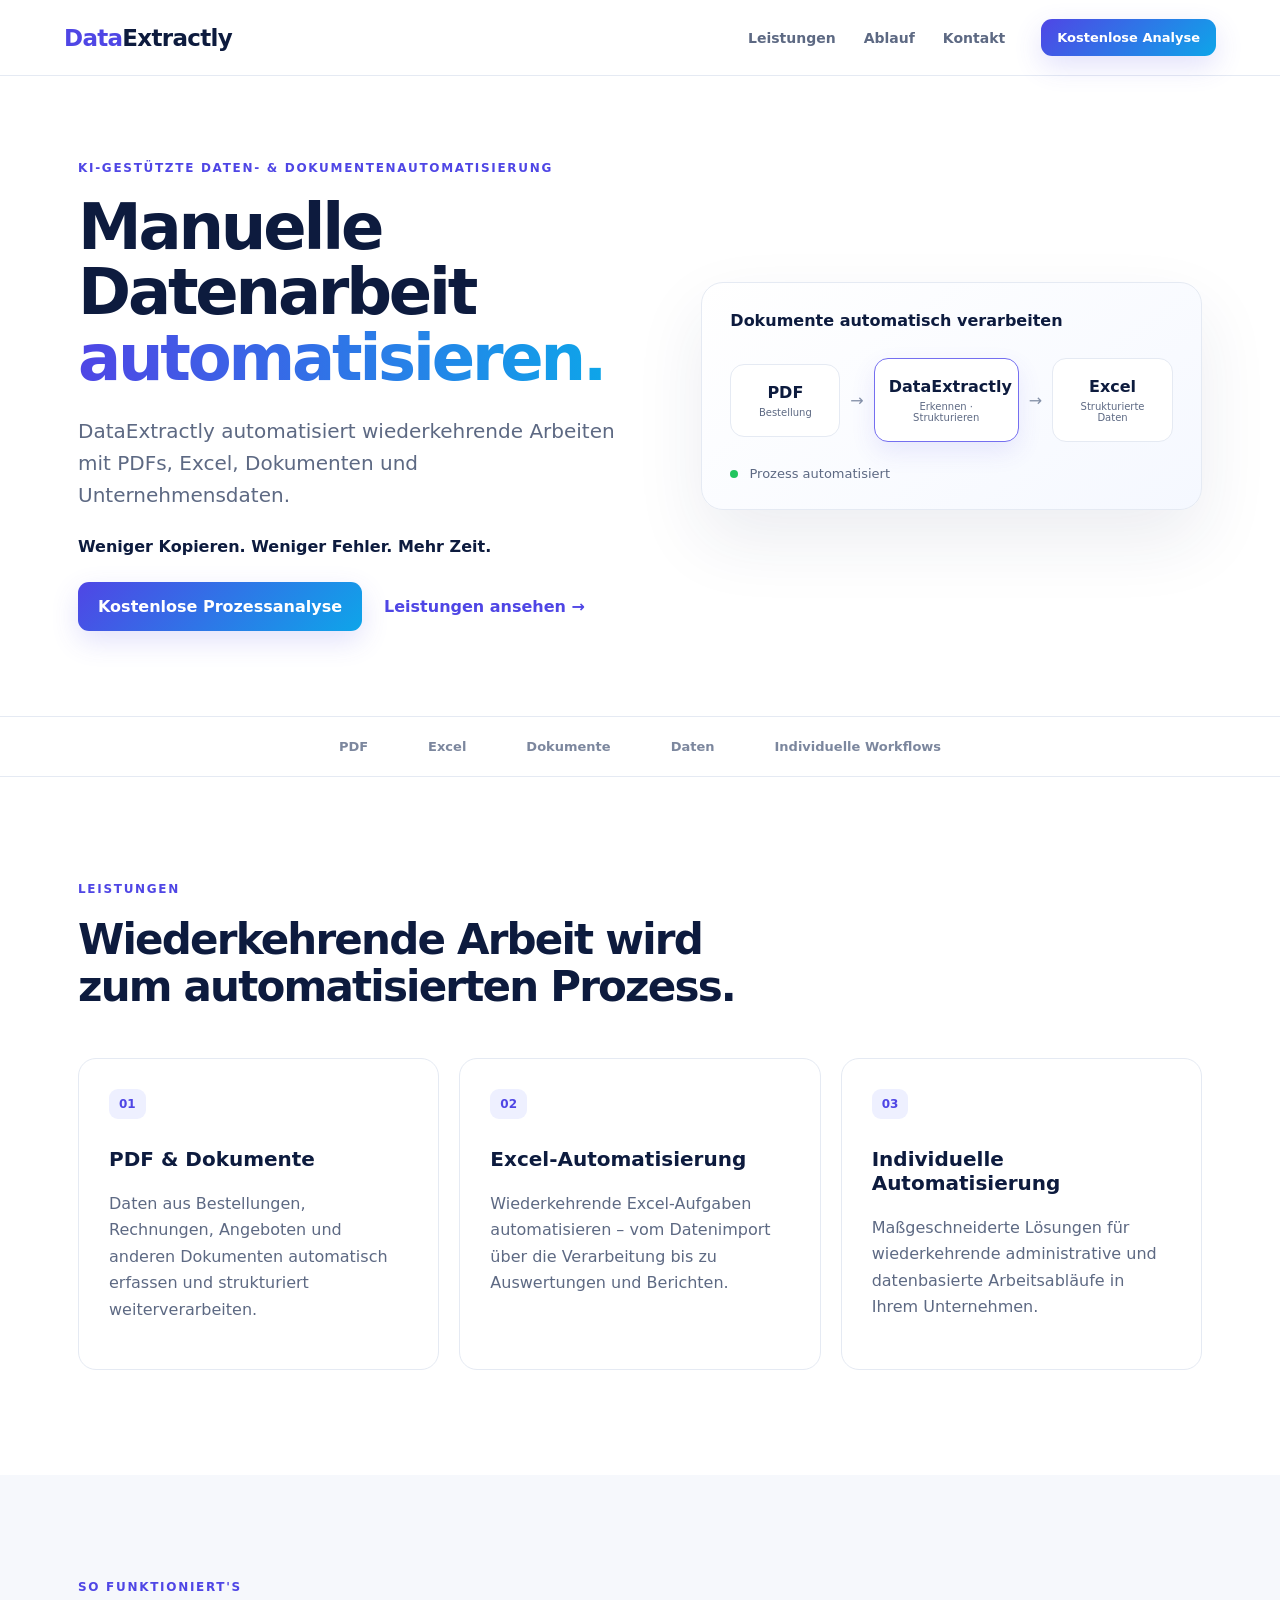
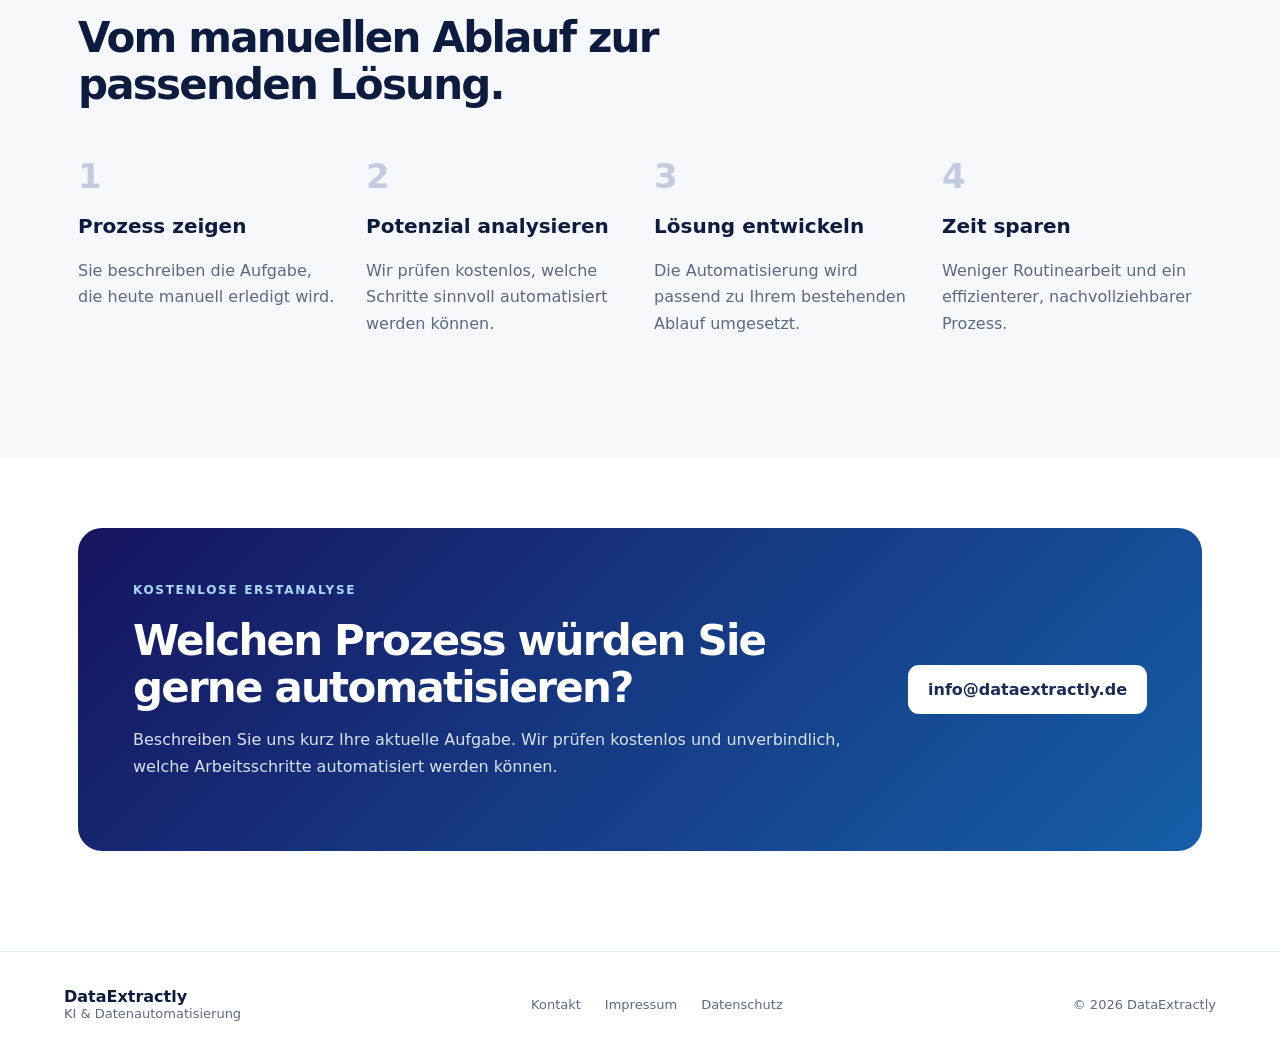
<file: index.html>
<!doctype html>
<html lang="de">
<head>
  <meta charset="utf-8">
  <meta name="viewport" content="width=device-width,initial-scale=1">
  <title>DataExtractly – Daten- & Dokumentenautomatisierung</title>
  <meta name="description" content="DataExtractly automatisiert wiederkehrende Arbeiten mit PDFs, Excel, Dokumenten und Unternehmensdaten.">
  <link rel="stylesheet" href="style.css">
</head>
<body>
<header class="nav">
  <a class="brand" href="#top"><span>Data</span>Extractly</a>
  <nav><a href="#leistungen">Leistungen</a><a href="#ablauf">Ablauf</a><a href="#kontakt">Kontakt</a></nav>
  <a class="btn small" href="mailto:info@dataextractly.de?subject=Kostenlose%20Prozessanalyse">Kostenlose Analyse</a>
</header>

<main id="top">
<section class="hero">
  <div class="hero-copy">
    <div class="eyebrow">KI-GESTÜTZTE DATEN- & DOKUMENTENAUTOMATISIERUNG</div>
    <h1>Manuelle Datenarbeit <span>automatisieren.</span></h1>
    <p class="lead">DataExtractly automatisiert wiederkehrende Arbeiten mit PDFs, Excel, Dokumenten und Unternehmensdaten.</p>
    <p class="promise">Weniger Kopieren. Weniger Fehler. Mehr Zeit.</p>
    <div class="actions">
      <a class="btn" href="mailto:info@dataextractly.de?subject=Kostenlose%20Prozessanalyse">Kostenlose Prozessanalyse</a>
      <a class="ghost" href="#leistungen">Leistungen ansehen →</a>
    </div>
  </div>
  <div class="flow-card" aria-label="Beispiel für einen automatisierten Datenfluss">
    <div class="flow-title">Dokumente automatisch verarbeiten</div>
    <div class="flow">
      <div class="node"><strong>PDF</strong><small>Bestellung</small></div>
      <div class="arrow">→</div>
      <div class="node active"><strong>DataExtractly</strong><small>Erkennen · Strukturieren</small></div>
      <div class="arrow">→</div>
      <div class="node"><strong>Excel</strong><small>Strukturierte Daten</small></div>
    </div>
    <div class="status"><span></span> Prozess automatisiert</div>
  </div>
</section>

<section class="trust"><span>PDF</span><span>Excel</span><span>Dokumente</span><span>Daten</span><span>Individuelle Workflows</span></section>

<section id="leistungen" class="section">
  <div class="section-head"><div class="eyebrow">LEISTUNGEN</div><h2>Wiederkehrende Arbeit wird zum automatisierten Prozess.</h2></div>
  <div class="cards">
    <article><div class="icon">01</div><h3>PDF & Dokumente</h3><p>Daten aus Bestellungen, Rechnungen, Angeboten und anderen Dokumenten automatisch erfassen und strukturiert weiterverarbeiten.</p></article>
    <article><div class="icon">02</div><h3>Excel-Automatisierung</h3><p>Wiederkehrende Excel-Aufgaben automatisieren – vom Datenimport über die Verarbeitung bis zu Auswertungen und Berichten.</p></article>
    <article><div class="icon">03</div><h3>Individuelle Automatisierung</h3><p>Maßgeschneiderte Lösungen für wiederkehrende administrative und datenbasierte Arbeitsabläufe in Ihrem Unternehmen.</p></article>
  </div>
</section>

<section id="ablauf" class="section alt">
  <div class="section-head"><div class="eyebrow">SO FUNKTIONIERT'S</div><h2>Vom manuellen Ablauf zur passenden Lösung.</h2></div>
  <div class="steps">
    <div><b>1</b><h3>Prozess zeigen</h3><p>Sie beschreiben die Aufgabe, die heute manuell erledigt wird.</p></div>
    <div><b>2</b><h3>Potenzial analysieren</h3><p>Wir prüfen kostenlos, welche Schritte sinnvoll automatisiert werden können.</p></div>
    <div><b>3</b><h3>Lösung entwickeln</h3><p>Die Automatisierung wird passend zu Ihrem bestehenden Ablauf umgesetzt.</p></div>
    <div><b>4</b><h3>Zeit sparen</h3><p>Weniger Routinearbeit und ein effizienterer, nachvollziehbarer Prozess.</p></div>
  </div>
</section>

<section id="kontakt" class="cta">
  <div>
    <div class="eyebrow light">KOSTENLOSE ERSTANALYSE</div>
    <h2>Welchen Prozess würden Sie gerne automatisieren?</h2>
    <p>Beschreiben Sie uns kurz Ihre aktuelle Aufgabe. Wir prüfen kostenlos und unverbindlich, welche Arbeitsschritte automatisiert werden können.</p>
  </div>
  <a class="btn white" href="mailto:info@dataextractly.de?subject=Kostenlose%20Prozessanalyse&body=Guten%20Tag%2C%0A%0Aich%20möchte%20folgenden%20Prozess%20automatisieren%3A%0A%0A">info@dataextractly.de</a>
</section>
</main>

<footer>
  <div><strong>DataExtractly</strong><br><span>KI & Datenautomatisierung</span></div>
  <div class="footer-links"><a href="mailto:info@dataextractly.de">Kontakt</a><a href="impressum.html">Impressum</a><a href="datenschutz.html">Datenschutz</a></div>
  <div>© 2026 DataExtractly</div>
</footer>
</body>
</html>
</file>
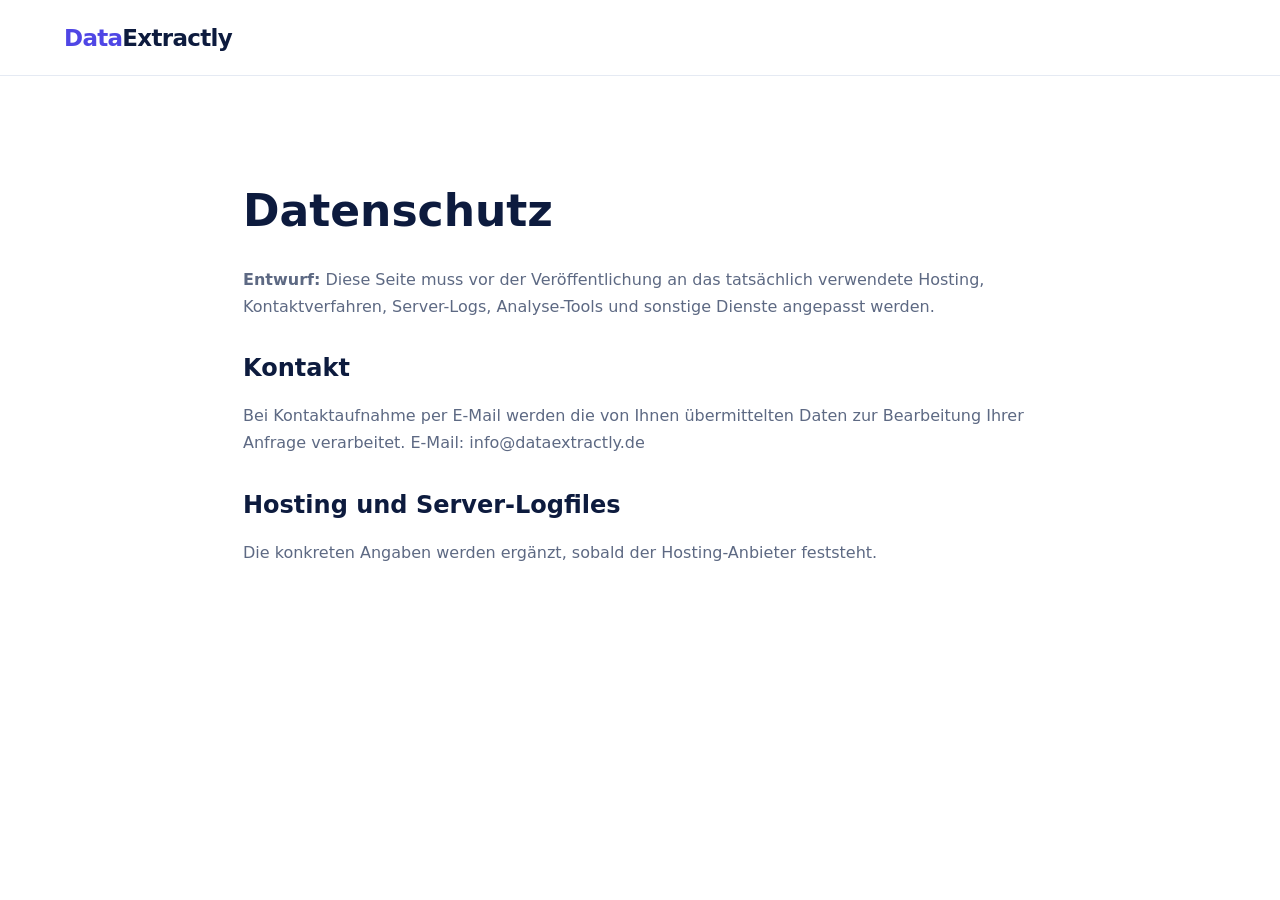
<file: datenschutz.html>
<!doctype html><html lang="de"><head><meta charset="utf-8"><meta name="viewport" content="width=device-width,initial-scale=1"><title>Datenschutz – DataExtractly</title><link rel="stylesheet" href="style.css"></head><body>
<header class="nav"><a class="brand" href="index.html"><span>Data</span>Extractly</a></header>
<main class="legal"><h1>Datenschutz</h1>
<p><strong>Entwurf:</strong> Diese Seite muss vor der Veröffentlichung an das tatsächlich verwendete Hosting, Kontaktverfahren, Server-Logs, Analyse-Tools und sonstige Dienste angepasst werden.</p>
<h2>Kontakt</h2><p>Bei Kontaktaufnahme per E-Mail werden die von Ihnen übermittelten Daten zur Bearbeitung Ihrer Anfrage verarbeitet. E-Mail: info@dataextractly.de</p>
<h2>Hosting und Server-Logfiles</h2><p>Die konkreten Angaben werden ergänzt, sobald der Hosting-Anbieter feststeht.</p>
</main></body></html>
</file>
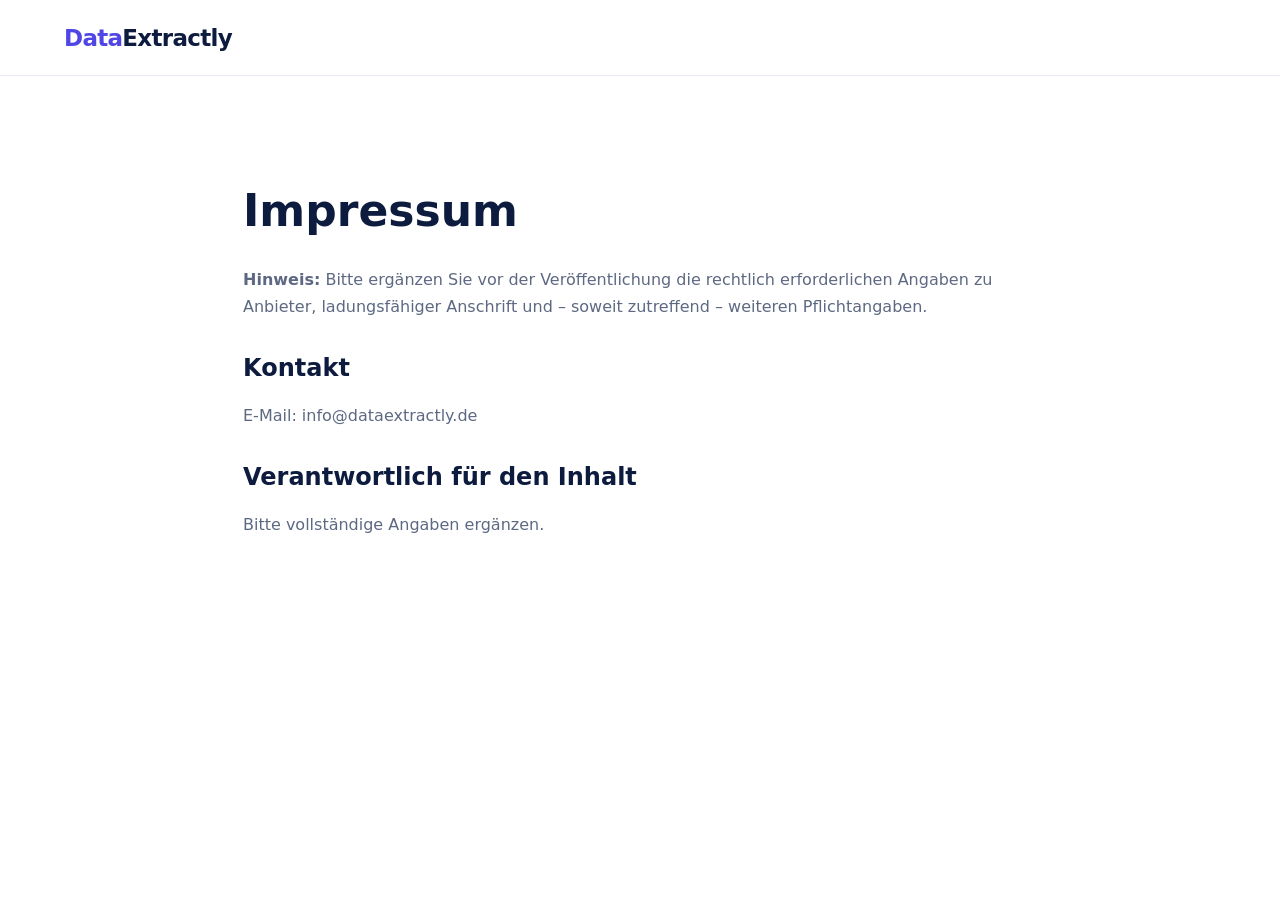
<file: impressum.html>
<!doctype html><html lang="de"><head><meta charset="utf-8"><meta name="viewport" content="width=device-width,initial-scale=1"><title>Impressum – DataExtractly</title><link rel="stylesheet" href="style.css"></head><body>
<header class="nav"><a class="brand" href="index.html"><span>Data</span>Extractly</a></header>
<main class="legal"><h1>Impressum</h1>
<p><strong>Hinweis:</strong> Bitte ergänzen Sie vor der Veröffentlichung die rechtlich erforderlichen Angaben zu Anbieter, ladungsfähiger Anschrift und – soweit zutreffend – weiteren Pflichtangaben.</p>
<h2>Kontakt</h2><p>E-Mail: info@dataextractly.de</p>
<h2>Verantwortlich für den Inhalt</h2><p>Bitte vollständige Angaben ergänzen.</p>
</main></body></html>
</file>
<file: style.css>
:root{--ink:#0d1b3e;--muted:#5d6983;--line:#e5eaf3;--accent:#4f46e5;--accent2:#0ea5e9;--soft:#f6f8fc}
*{box-sizing:border-box}html{scroll-behavior:smooth}body{margin:0;font-family:Inter,ui-sans-serif,system-ui,-apple-system,"Segoe UI",sans-serif;color:var(--ink);background:white}
a{color:inherit;text-decoration:none}.nav{height:76px;display:flex;align-items:center;gap:36px;padding:0 max(5vw,24px);border-bottom:1px solid var(--line);position:sticky;top:0;background:#fffffff2;backdrop-filter:blur(12px);z-index:10}
.brand{font-size:23px;font-weight:800;letter-spacing:-.7px}.brand span{color:var(--accent)}nav{display:flex;gap:28px;margin-left:auto}nav a{font-size:14px;color:var(--muted);font-weight:600}
.btn{display:inline-flex;justify-content:center;align-items:center;background:linear-gradient(135deg,var(--accent),var(--accent2));color:#fff;padding:15px 20px;border-radius:11px;font-weight:750;box-shadow:0 10px 28px #4f46e52a}.btn.small{padding:11px 16px;font-size:13px}
.hero{min-height:640px;display:grid;grid-template-columns:1.05fr .95fr;gap:70px;align-items:center;max-width:1180px;margin:auto;padding:80px 28px}
.eyebrow{font-size:12px;font-weight:800;letter-spacing:1.7px;color:var(--accent);margin-bottom:20px}.hero h1{font-size:64px;line-height:1.02;letter-spacing:-3.2px;margin:0 0 24px;max-width:700px}.hero h1 span{background:linear-gradient(90deg,var(--accent),var(--accent2));-webkit-background-clip:text;color:transparent}
.lead{font-size:20px;line-height:1.6;color:var(--muted);max-width:650px}.promise{font-weight:800;margin:26px 0}.actions{display:flex;gap:22px;align-items:center}.ghost{font-weight:750;color:var(--accent)}
.flow-card{border:1px solid var(--line);border-radius:22px;padding:28px;background:linear-gradient(145deg,#fff,#f5f8ff);box-shadow:0 30px 70px #20315d16}.flow-title{font-weight:800;margin-bottom:28px}.flow{display:flex;align-items:center;justify-content:center;gap:10px}.node{background:white;border:1px solid var(--line);border-radius:14px;padding:18px 14px;text-align:center;min-width:110px}.node.active{border-color:#756ff0;box-shadow:0 10px 25px #4f46e51c}.node small{display:block;color:var(--muted);margin-top:5px;font-size:10px}.arrow{color:#8490a8}.status{margin-top:24px;font-size:13px;color:var(--muted)}.status span{display:inline-block;width:8px;height:8px;border-radius:50%;background:#22c55e;margin-right:7px}
.trust{border-block:1px solid var(--line);display:flex;justify-content:center;gap:60px;padding:22px;color:#7c879e;font-size:13px;font-weight:700;flex-wrap:wrap}
.section{max-width:1180px;margin:auto;padding:105px 28px}.section-head{max-width:720px;margin-bottom:48px}.section h2,.cta h2{font-size:42px;line-height:1.12;letter-spacing:-1.8px;margin:0}.cards{display:grid;grid-template-columns:repeat(3,1fr);gap:20px}.cards article{border:1px solid var(--line);border-radius:18px;padding:30px;min-height:260px}.icon{display:inline-block;background:#eef0ff;color:var(--accent);padding:8px 10px;border-radius:9px;font-weight:800;font-size:12px}.cards h3,.steps h3{font-size:20px;margin-top:28px}.cards p,.steps p{color:var(--muted);line-height:1.65}
.alt{max-width:none;background:var(--soft);padding-inline:max(calc((100vw - 1124px)/2),28px)}.steps{display:grid;grid-template-columns:repeat(4,1fr);gap:28px}.steps b{font-size:34px;color:#c5cae0}.steps h3{margin-top:18px}
.cta{max-width:1124px;margin:70px auto 100px;padding:55px;border-radius:24px;background:linear-gradient(135deg,#17145f,#155fa8);color:white;display:flex;gap:60px;align-items:center}.cta>div{flex:1}.cta p{color:#d8e2f5;line-height:1.65}.eyebrow.light{color:#a9d8ff}.btn.white{background:white;color:#1b2a57;box-shadow:none;white-space:nowrap}
footer{border-top:1px solid var(--line);padding:35px max(5vw,28px);display:flex;align-items:center;justify-content:space-between;gap:25px;color:var(--muted);font-size:13px}.footer-links{display:flex;gap:24px}footer strong{color:var(--ink);font-size:16px}
.legal{max-width:850px;margin:auto;padding:80px 28px}.legal h1{font-size:44px}.legal h2{margin-top:34px}.legal p{line-height:1.7;color:var(--muted)}
@media(max-width:850px){.nav nav{display:none}.nav .small{display:none}.hero{grid-template-columns:1fr;padding-top:55px}.hero h1{font-size:48px}.cards,.steps{grid-template-columns:1fr}.cta{margin:40px 20px 70px;flex-direction:column;align-items:flex-start}.section h2,.cta h2{font-size:34px}.trust{gap:24px}.flow{flex-wrap:wrap}footer{flex-direction:column;align-items:flex-start}}
</file>
